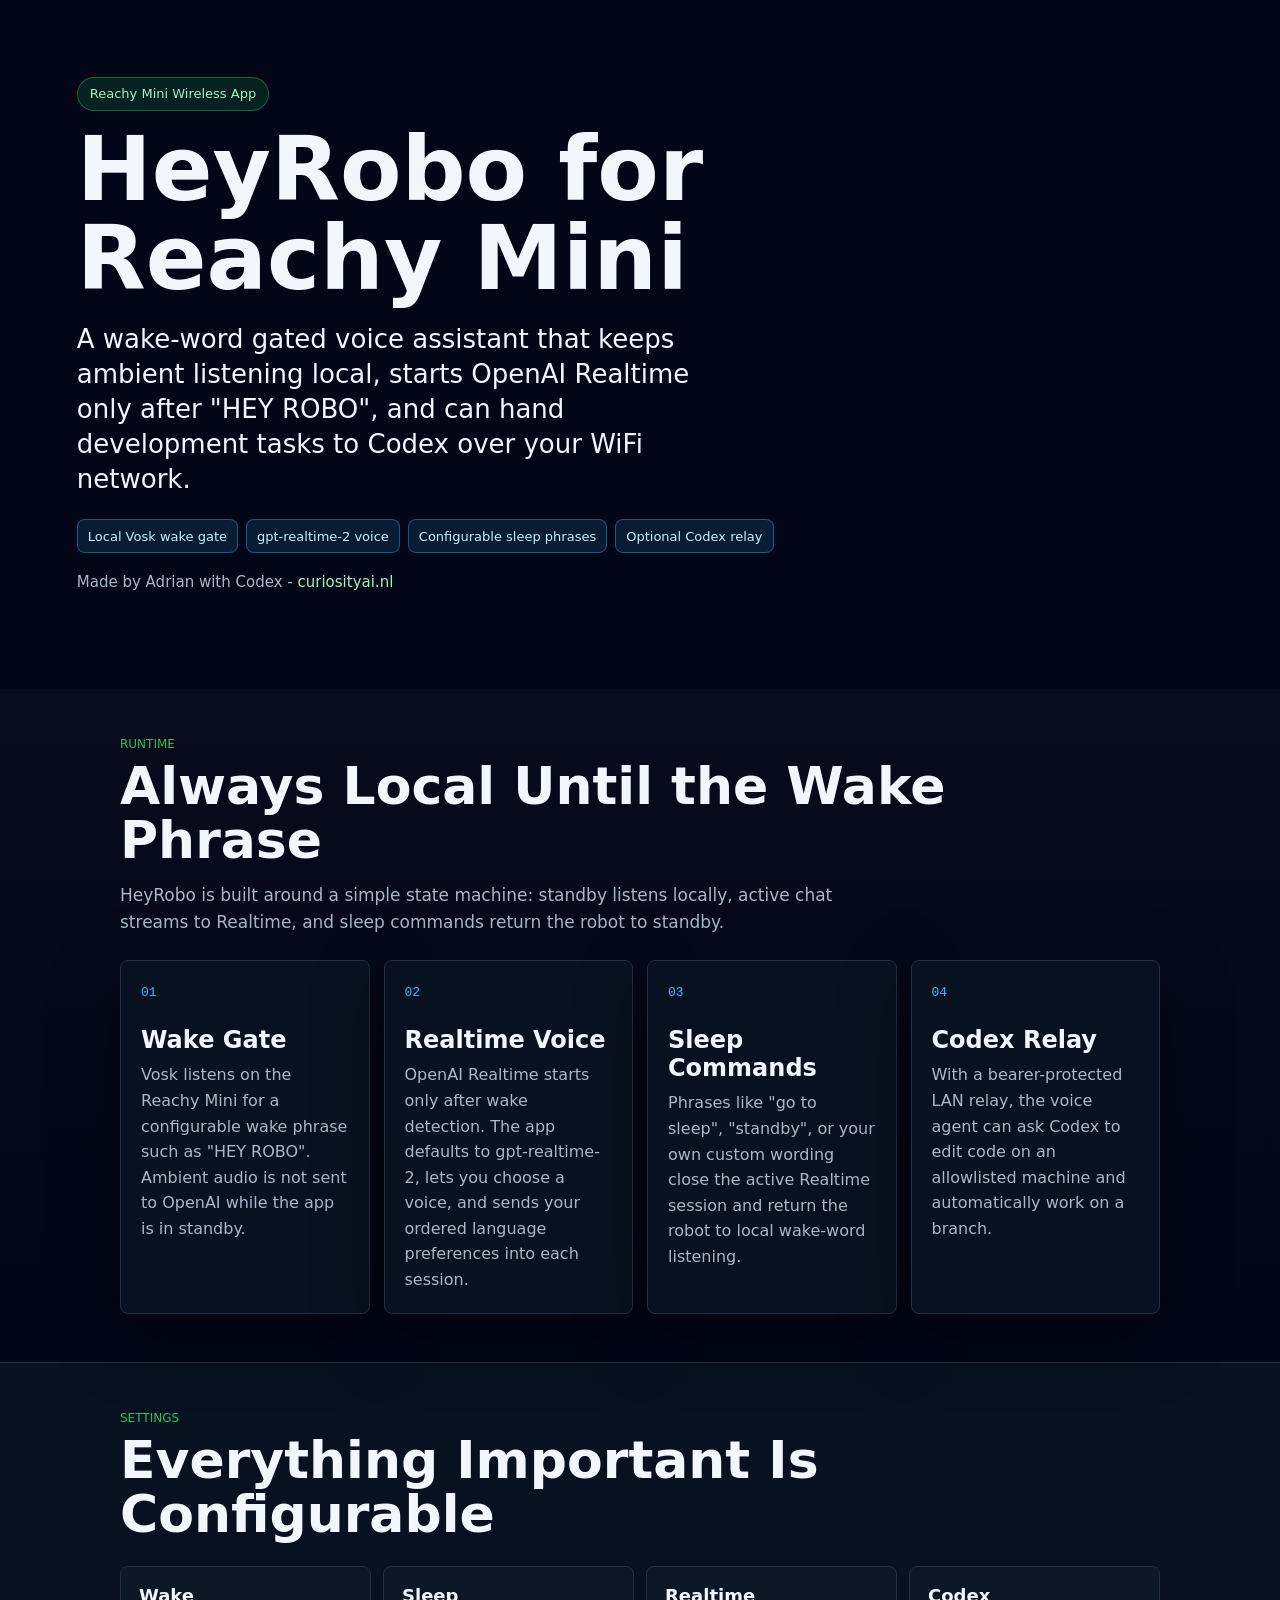
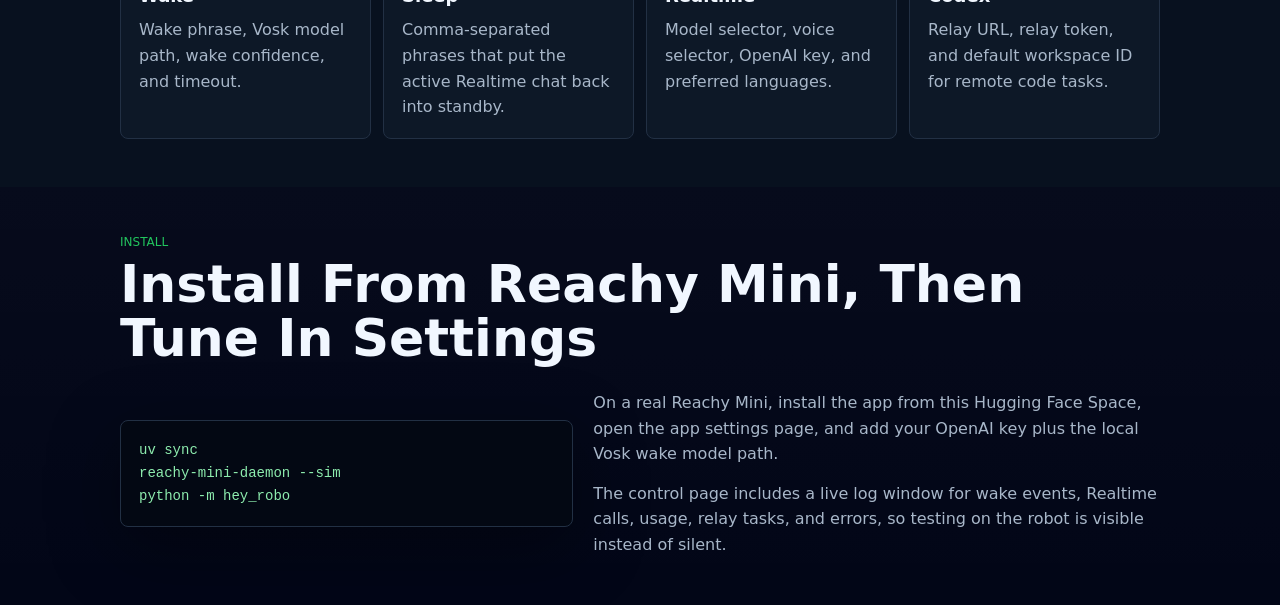
<file: index.html>
<!doctype html>
<html lang="en">
  <head>
    <meta charset="utf-8" />
    <meta name="viewport" content="width=device-width, initial-scale=1" />
    <title>HeyRobo</title>
    <link rel="stylesheet" href="style.css" />
  </head>
  <body>
    <main>
      <section class="hero" aria-label="HeyRobo Reachy Mini assistant">
        <div class="hero-content">
          <p class="pill">Reachy Mini Wireless App</p>
          <h1>HeyRobo for Reachy Mini</h1>
          <p class="subtitle">
            A wake-word gated voice assistant that keeps ambient listening local, starts OpenAI Realtime only after
            "HEY ROBO", and can hand development tasks to Codex over your WiFi network.
          </p>
          <div class="hero-tags" aria-label="Core capabilities">
            <span>Local Vosk wake gate</span>
            <span>gpt-realtime-2 voice</span>
            <span>Configurable sleep phrases</span>
            <span>Optional Codex relay</span>
          </div>
          <p class="credit">Made by Adrian with Codex - <a href="https://curiosityai.nl">curiosityai.nl</a></p>
        </div>
      </section>

      <section class="band">
        <div class="section-heading">
          <p class="eyebrow">Runtime</p>
          <h2>Always Local Until the Wake Phrase</h2>
          <p>
            HeyRobo is built around a simple state machine: standby listens locally, active chat streams to Realtime,
            and sleep commands return the robot to standby.
          </p>
        </div>
        <div class="feature-grid">
          <article>
            <span>01</span>
            <h3>Wake Gate</h3>
            <p>
              Vosk listens on the Reachy Mini for a configurable wake phrase such as "HEY ROBO". Ambient audio is not
              sent to OpenAI while the app is in standby.
            </p>
          </article>
          <article>
            <span>02</span>
            <h3>Realtime Voice</h3>
            <p>
              OpenAI Realtime starts only after wake detection. The app defaults to gpt-realtime-2, lets you choose a
              voice, and sends your ordered language preferences into each session.
            </p>
          </article>
          <article>
            <span>03</span>
            <h3>Sleep Commands</h3>
            <p>
              Phrases like "go to sleep", "standby", or your own custom wording close the active Realtime session and
              return the robot to local wake-word listening.
            </p>
          </article>
          <article>
            <span>04</span>
            <h3>Codex Relay</h3>
            <p>
              With a bearer-protected LAN relay, the voice agent can ask Codex to edit code on an allowlisted machine
              and automatically work on a branch.
            </p>
          </article>
        </div>
      </section>

      <section class="band muted-band">
        <div class="section-heading">
          <p class="eyebrow">Settings</p>
          <h2>Everything Important Is Configurable</h2>
        </div>
        <div class="settings-list" aria-label="Configurable app settings">
          <div>
            <strong>Wake</strong>
            <p>Wake phrase, Vosk model path, wake confidence, and timeout.</p>
          </div>
          <div>
            <strong>Sleep</strong>
            <p>Comma-separated phrases that put the active Realtime chat back into standby.</p>
          </div>
          <div>
            <strong>Realtime</strong>
            <p>Model selector, voice selector, OpenAI key, and preferred languages.</p>
          </div>
          <div>
            <strong>Codex</strong>
            <p>Relay URL, relay token, and default workspace ID for remote code tasks.</p>
          </div>
        </div>
      </section>

      <section class="band">
        <div class="section-heading">
          <p class="eyebrow">Install</p>
          <h2>Install From Reachy Mini, Then Tune In Settings</h2>
        </div>
        <div class="setup-grid">
          <pre><code>uv sync
reachy-mini-daemon --sim
python -m hey_robo</code></pre>
          <div class="copy">
            <p>
              On a real Reachy Mini, install the app from this Hugging Face Space, open the app settings page, and add
              your OpenAI key plus the local Vosk wake model path.
            </p>
            <p>
              The control page includes a live log window for wake events, Realtime calls, usage, relay tasks, and
              errors, so testing on the robot is visible instead of silent.
            </p>
          </div>
        </div>
      </section>
    </main>
  </body>
</html>
</file>
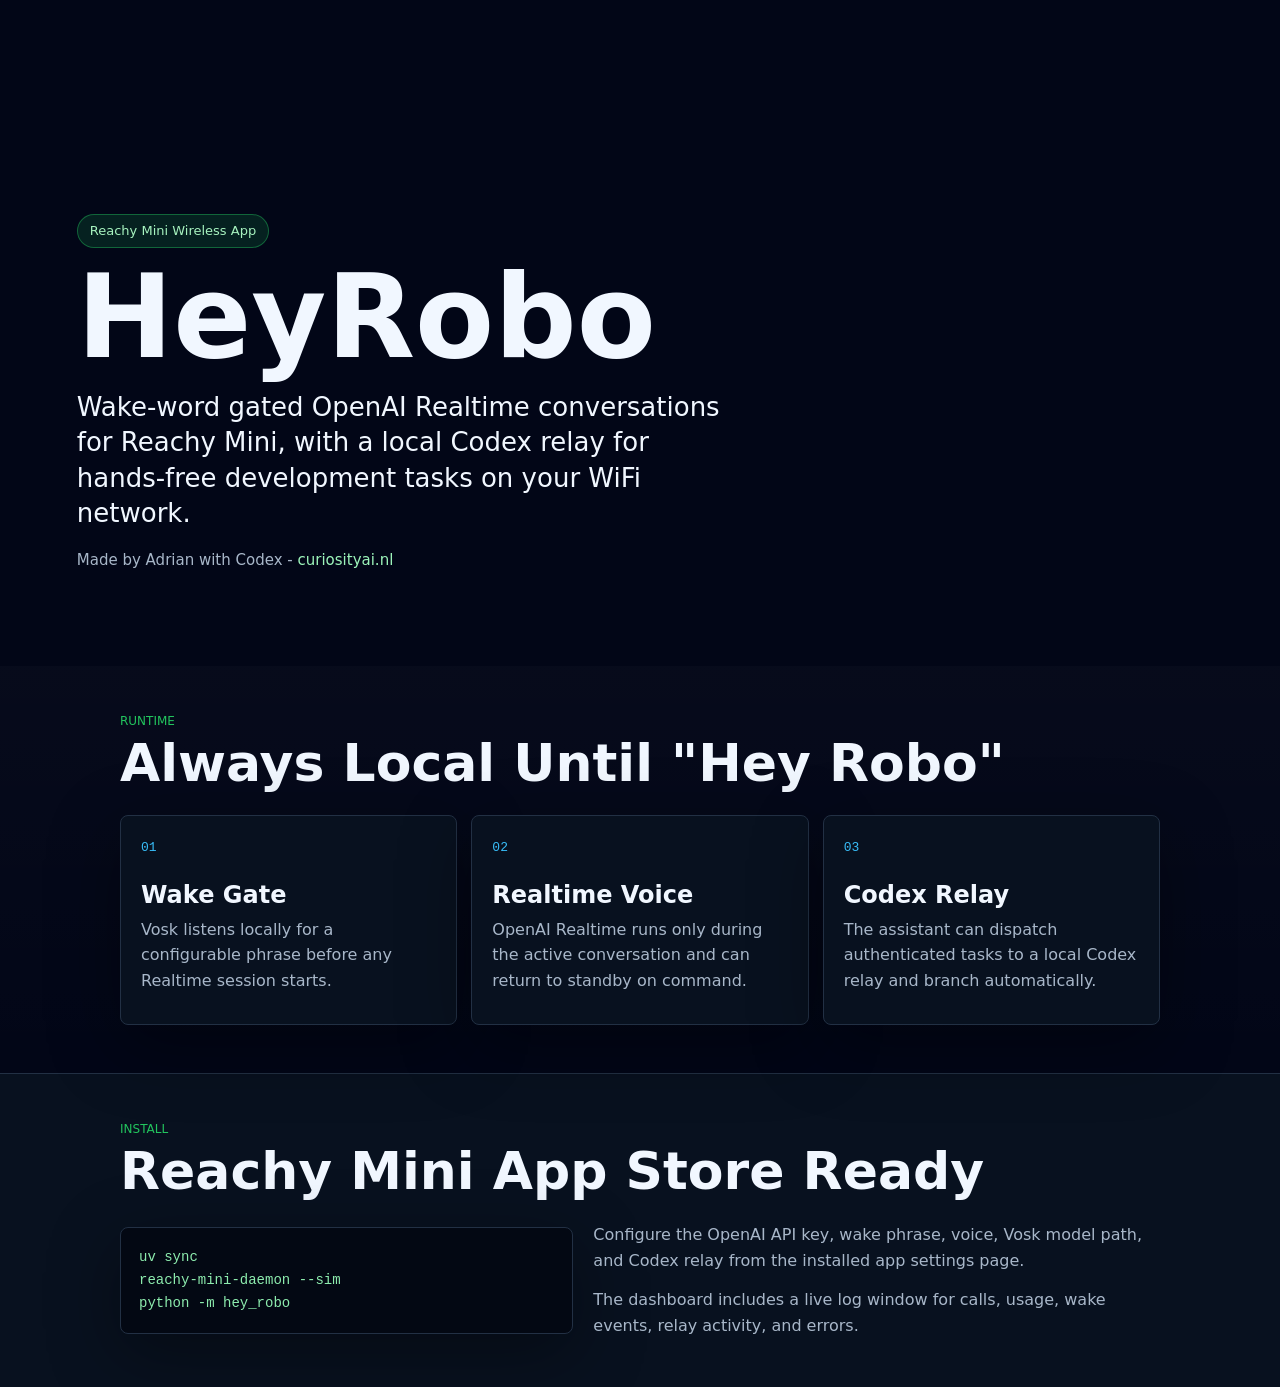
<file: hey_robo/index.html>
<!doctype html>
<html lang="en">
  <head>
    <meta charset="utf-8" />
    <meta name="viewport" content="width=device-width, initial-scale=1" />
    <title>HeyRobo</title>
    <link rel="stylesheet" href="style.css" />
  </head>
  <body>
    <main>
      <section class="hero" aria-label="HeyRobo Reachy Mini assistant">
        <div class="hero-content">
          <p class="pill">Reachy Mini Wireless App</p>
          <h1>HeyRobo</h1>
          <p class="subtitle">
            Wake-word gated OpenAI Realtime conversations for Reachy Mini, with a local Codex relay for hands-free
            development tasks on your WiFi network.
          </p>
          <p class="credit">Made by Adrian with Codex - <a href="https://curiosityai.nl">curiosityai.nl</a></p>
        </div>
      </section>

      <section class="band">
        <div class="section-heading">
          <p class="eyebrow">Runtime</p>
          <h2>Always Local Until "Hey Robo"</h2>
        </div>
        <div class="feature-grid">
          <article>
            <span>01</span>
            <h3>Wake Gate</h3>
            <p>Vosk listens locally for a configurable phrase before any Realtime session starts.</p>
          </article>
          <article>
            <span>02</span>
            <h3>Realtime Voice</h3>
            <p>OpenAI Realtime runs only during the active conversation and can return to standby on command.</p>
          </article>
          <article>
            <span>03</span>
            <h3>Codex Relay</h3>
            <p>The assistant can dispatch authenticated tasks to a local Codex relay and branch automatically.</p>
          </article>
        </div>
      </section>

      <section class="band muted-band">
        <div class="section-heading">
          <p class="eyebrow">Install</p>
          <h2>Reachy Mini App Store Ready</h2>
        </div>
        <div class="setup-grid">
          <pre><code>uv sync
reachy-mini-daemon --sim
python -m hey_robo</code></pre>
          <div class="copy">
            <p>
              Configure the OpenAI API key, wake phrase, voice, Vosk model path, and Codex relay from the installed app
              settings page.
            </p>
            <p>The dashboard includes a live log window for calls, usage, wake events, relay activity, and errors.</p>
          </div>
        </div>
      </section>
    </main>
  </body>
</html>
</file>
<file: style.css>
:root {
  --bg: #020617;
  --surface: #08111f;
  --surface-2: #0d1827;
  --border: #223044;
  --text: #f1f7ff;
  --muted: #a8b7c9;
  --ok: #22c55e;
  --accent: #38bdf8;
  --warn: #f59e0b;
  --shadow: 0 20px 70px rgba(0, 0, 0, 0.36);
  --radius: 8px;
}

* {
  box-sizing: border-box;
}

html {
  color-scheme: dark;
}

body {
  margin: 0;
  min-height: 100vh;
  font-family:
    "Inter",
    "Fira Sans",
    system-ui,
    -apple-system,
    BlinkMacSystemFont,
    "Segoe UI",
    sans-serif;
  background: var(--bg);
  color: var(--text);
}

a {
  color: #9cf4ba;
}

.hero {
  min-height: 74dvh;
  display: flex;
  align-items: end;
  padding: clamp(28px, 6vw, 80px);
  background:
    linear-gradient(90deg, rgba(2, 6, 23, 0.96) 0%, rgba(2, 6, 23, 0.72) 46%, rgba(2, 6, 23, 0.2) 100%),
    linear-gradient(0deg, rgba(2, 6, 23, 0.82) 0%, rgba(2, 6, 23, 0.08) 48%),
    url("https://cdn-uploads.huggingface.co/production/uploads/671faa3a541a76b548647676/uEa13KsL5wtQREVZ1ixwc.png")
      center right / cover no-repeat;
}

.hero-content {
  width: min(840px, 100%);
  padding-bottom: 18px;
}

.pill {
  display: inline-flex;
  min-height: 34px;
  align-items: center;
  margin: 0 0 14px;
  border: 1px solid rgba(34, 197, 94, 0.42);
  border-radius: 999px;
  padding: 7px 12px;
  color: #a7f3bf;
  background: rgba(34, 197, 94, 0.14);
  font-size: 13px;
}

h1,
h2,
h3,
p {
  letter-spacing: 0;
}

h1 {
  margin: 0;
  font-size: clamp(42px, 7vw, 92px);
  line-height: 1;
}

.subtitle {
  max-width: 650px;
  margin: 18px 0 0;
  color: var(--text);
  font-size: clamp(18px, 2.4vw, 26px);
  line-height: 1.35;
}

.credit {
  margin: 18px 0 0;
  color: var(--muted);
  font-size: 15px;
  line-height: 1.5;
}

.credit a {
  color: #9cf4ba;
  text-decoration: none;
}

.credit a:hover {
  text-decoration: underline;
}

.hero-tags {
  display: flex;
  flex-wrap: wrap;
  gap: 8px;
  margin-top: 22px;
}

.hero-tags span {
  display: inline-flex;
  min-height: 34px;
  align-items: center;
  border: 1px solid rgba(56, 189, 248, 0.38);
  border-radius: var(--radius);
  padding: 7px 10px;
  color: #c9f0ff;
  background: rgba(56, 189, 248, 0.12);
  font-size: 13px;
}

.band {
  padding: 48px clamp(20px, 5vw, 72px);
  background:
    linear-gradient(180deg, rgba(255, 255, 255, 0.02), transparent),
    var(--bg);
}

.muted-band {
  background: var(--surface);
  border-top: 1px solid var(--border);
}

.section-heading {
  width: min(1040px, 100%);
  margin: 0 auto 24px;
}

.section-heading > p:not(.eyebrow) {
  max-width: 760px;
  margin: 14px 0 0;
  color: var(--muted);
  font-size: 17px;
  line-height: 1.6;
}

.eyebrow {
  margin: 0 0 8px;
  color: var(--ok);
  font-size: 12px;
  text-transform: uppercase;
}

h2 {
  margin: 0;
  font-size: clamp(28px, 4.5vw, 52px);
  line-height: 1.05;
}

.feature-grid,
.setup-grid {
  width: min(1040px, 100%);
  margin: 0 auto;
}

.feature-grid {
  display: grid;
  grid-template-columns: repeat(4, minmax(0, 1fr));
  gap: 14px;
}

article {
  min-height: 210px;
  border: 1px solid var(--border);
  border-radius: var(--radius);
  padding: 20px;
  background: var(--surface);
  box-shadow: var(--shadow);
}

article span {
  color: var(--accent);
  font-family: "Fira Code", "SFMono-Regular", ui-monospace, monospace;
  font-size: 13px;
}

h3 {
  margin: 26px 0 8px;
  font-size: 24px;
}

article p,
.copy p,
.settings-list p {
  margin: 0;
  color: var(--muted);
  font-size: 16px;
  line-height: 1.6;
}

.settings-list {
  width: min(1040px, 100%);
  display: grid;
  grid-template-columns: repeat(4, minmax(0, 1fr));
  gap: 12px;
  margin: 0 auto;
}

.settings-list div {
  min-height: 150px;
  border: 1px solid var(--border);
  border-radius: var(--radius);
  padding: 18px;
  background: var(--surface-2);
}

.settings-list strong {
  display: block;
  margin-bottom: 10px;
  color: var(--text);
  font-size: 18px;
  line-height: 1.25;
}

.setup-grid {
  display: grid;
  grid-template-columns: minmax(280px, 0.8fr) minmax(300px, 1fr);
  gap: 20px;
  align-items: center;
}

pre {
  margin: 0;
  overflow-x: auto;
  border: 1px solid var(--border);
  border-radius: var(--radius);
  padding: 18px;
  background: #030813;
  box-shadow: var(--shadow);
}

code {
  color: #8decae;
  font-family: "Fira Code", "SFMono-Regular", ui-monospace, monospace;
  font-size: 14px;
  line-height: 1.65;
}

.copy {
  display: grid;
  gap: 14px;
}

@media (max-width: 1100px) {
  .feature-grid,
  .settings-list {
    grid-template-columns: repeat(2, minmax(0, 1fr));
  }
}

@media (max-width: 820px) {
  .hero {
    min-height: 72dvh;
    align-items: end;
    background:
      linear-gradient(0deg, rgba(2, 6, 23, 0.96) 0%, rgba(2, 6, 23, 0.72) 58%, rgba(2, 6, 23, 0.24) 100%),
      url("https://cdn-uploads.huggingface.co/production/uploads/671faa3a541a76b548647676/uEa13KsL5wtQREVZ1ixwc.png")
        center top / cover no-repeat;
  }

  .feature-grid,
  .settings-list,
  .setup-grid {
    grid-template-columns: 1fr;
  }

  article {
    min-height: 0;
  }
}
</file>
<file: hey_robo/style.css>
:root {
  --bg: #020617;
  --surface: #08111f;
  --surface-2: #0d1827;
  --border: #223044;
  --text: #f1f7ff;
  --muted: #a8b7c9;
  --ok: #22c55e;
  --accent: #38bdf8;
  --warn: #f59e0b;
  --shadow: 0 20px 70px rgba(0, 0, 0, 0.36);
  --radius: 8px;
}

* {
  box-sizing: border-box;
}

html {
  color-scheme: dark;
}

body {
  margin: 0;
  min-height: 100vh;
  font-family:
    "Inter",
    "Fira Sans",
    system-ui,
    -apple-system,
    BlinkMacSystemFont,
    "Segoe UI",
    sans-serif;
  background: var(--bg);
  color: var(--text);
}

a {
  color: #9cf4ba;
}

.hero {
  min-height: 74dvh;
  display: flex;
  align-items: end;
  padding: clamp(28px, 6vw, 80px);
  background:
    linear-gradient(90deg, rgba(2, 6, 23, 0.96) 0%, rgba(2, 6, 23, 0.72) 46%, rgba(2, 6, 23, 0.2) 100%),
    linear-gradient(0deg, rgba(2, 6, 23, 0.82) 0%, rgba(2, 6, 23, 0.08) 48%),
    url("https://cdn-uploads.huggingface.co/production/uploads/671faa3a541a76b548647676/uEa13KsL5wtQREVZ1ixwc.png")
      center right / cover no-repeat;
}

.hero-content {
  width: min(700px, 100%);
  padding-bottom: 18px;
}

.pill {
  display: inline-flex;
  min-height: 34px;
  align-items: center;
  margin: 0 0 14px;
  border: 1px solid rgba(34, 197, 94, 0.42);
  border-radius: 999px;
  padding: 7px 12px;
  color: #a7f3bf;
  background: rgba(34, 197, 94, 0.14);
  font-size: 13px;
}

h1,
h2,
h3,
p {
  letter-spacing: 0;
}

h1 {
  margin: 0;
  font-size: clamp(46px, 9vw, 118px);
  line-height: 0.96;
}

.subtitle {
  max-width: 650px;
  margin: 18px 0 0;
  color: var(--text);
  font-size: clamp(18px, 2.4vw, 26px);
  line-height: 1.35;
}

.credit {
  margin: 18px 0 0;
  color: var(--muted);
  font-size: 15px;
  line-height: 1.5;
}

.credit a {
  color: #9cf4ba;
  text-decoration: none;
}

.credit a:hover {
  text-decoration: underline;
}

.band {
  padding: 48px clamp(20px, 5vw, 72px);
  background:
    linear-gradient(180deg, rgba(255, 255, 255, 0.02), transparent),
    var(--bg);
}

.muted-band {
  background: var(--surface);
  border-top: 1px solid var(--border);
}

.section-heading {
  width: min(1040px, 100%);
  margin: 0 auto 24px;
}

.eyebrow {
  margin: 0 0 8px;
  color: var(--ok);
  font-size: 12px;
  text-transform: uppercase;
}

h2 {
  margin: 0;
  font-size: clamp(28px, 4.5vw, 52px);
  line-height: 1.05;
}

.feature-grid,
.setup-grid {
  width: min(1040px, 100%);
  margin: 0 auto;
}

.feature-grid {
  display: grid;
  grid-template-columns: repeat(3, minmax(0, 1fr));
  gap: 14px;
}

article {
  min-height: 210px;
  border: 1px solid var(--border);
  border-radius: var(--radius);
  padding: 20px;
  background: var(--surface);
  box-shadow: var(--shadow);
}

article span {
  color: var(--accent);
  font-family: "Fira Code", "SFMono-Regular", ui-monospace, monospace;
  font-size: 13px;
}

h3 {
  margin: 26px 0 8px;
  font-size: 24px;
}

article p,
.copy p {
  margin: 0;
  color: var(--muted);
  font-size: 16px;
  line-height: 1.6;
}

.setup-grid {
  display: grid;
  grid-template-columns: minmax(280px, 0.8fr) minmax(300px, 1fr);
  gap: 20px;
  align-items: center;
}

pre {
  margin: 0;
  overflow-x: auto;
  border: 1px solid var(--border);
  border-radius: var(--radius);
  padding: 18px;
  background: #030813;
  box-shadow: var(--shadow);
}

code {
  color: #8decae;
  font-family: "Fira Code", "SFMono-Regular", ui-monospace, monospace;
  font-size: 14px;
  line-height: 1.65;
}

.copy {
  display: grid;
  gap: 14px;
}

@media (max-width: 820px) {
  .hero {
    min-height: 72dvh;
    align-items: end;
    background:
      linear-gradient(0deg, rgba(2, 6, 23, 0.96) 0%, rgba(2, 6, 23, 0.72) 58%, rgba(2, 6, 23, 0.24) 100%),
      url("https://cdn-uploads.huggingface.co/production/uploads/671faa3a541a76b548647676/uEa13KsL5wtQREVZ1ixwc.png")
        center top / cover no-repeat;
  }

  .feature-grid,
  .setup-grid {
    grid-template-columns: 1fr;
  }

  article {
    min-height: 0;
  }
}
</file>
